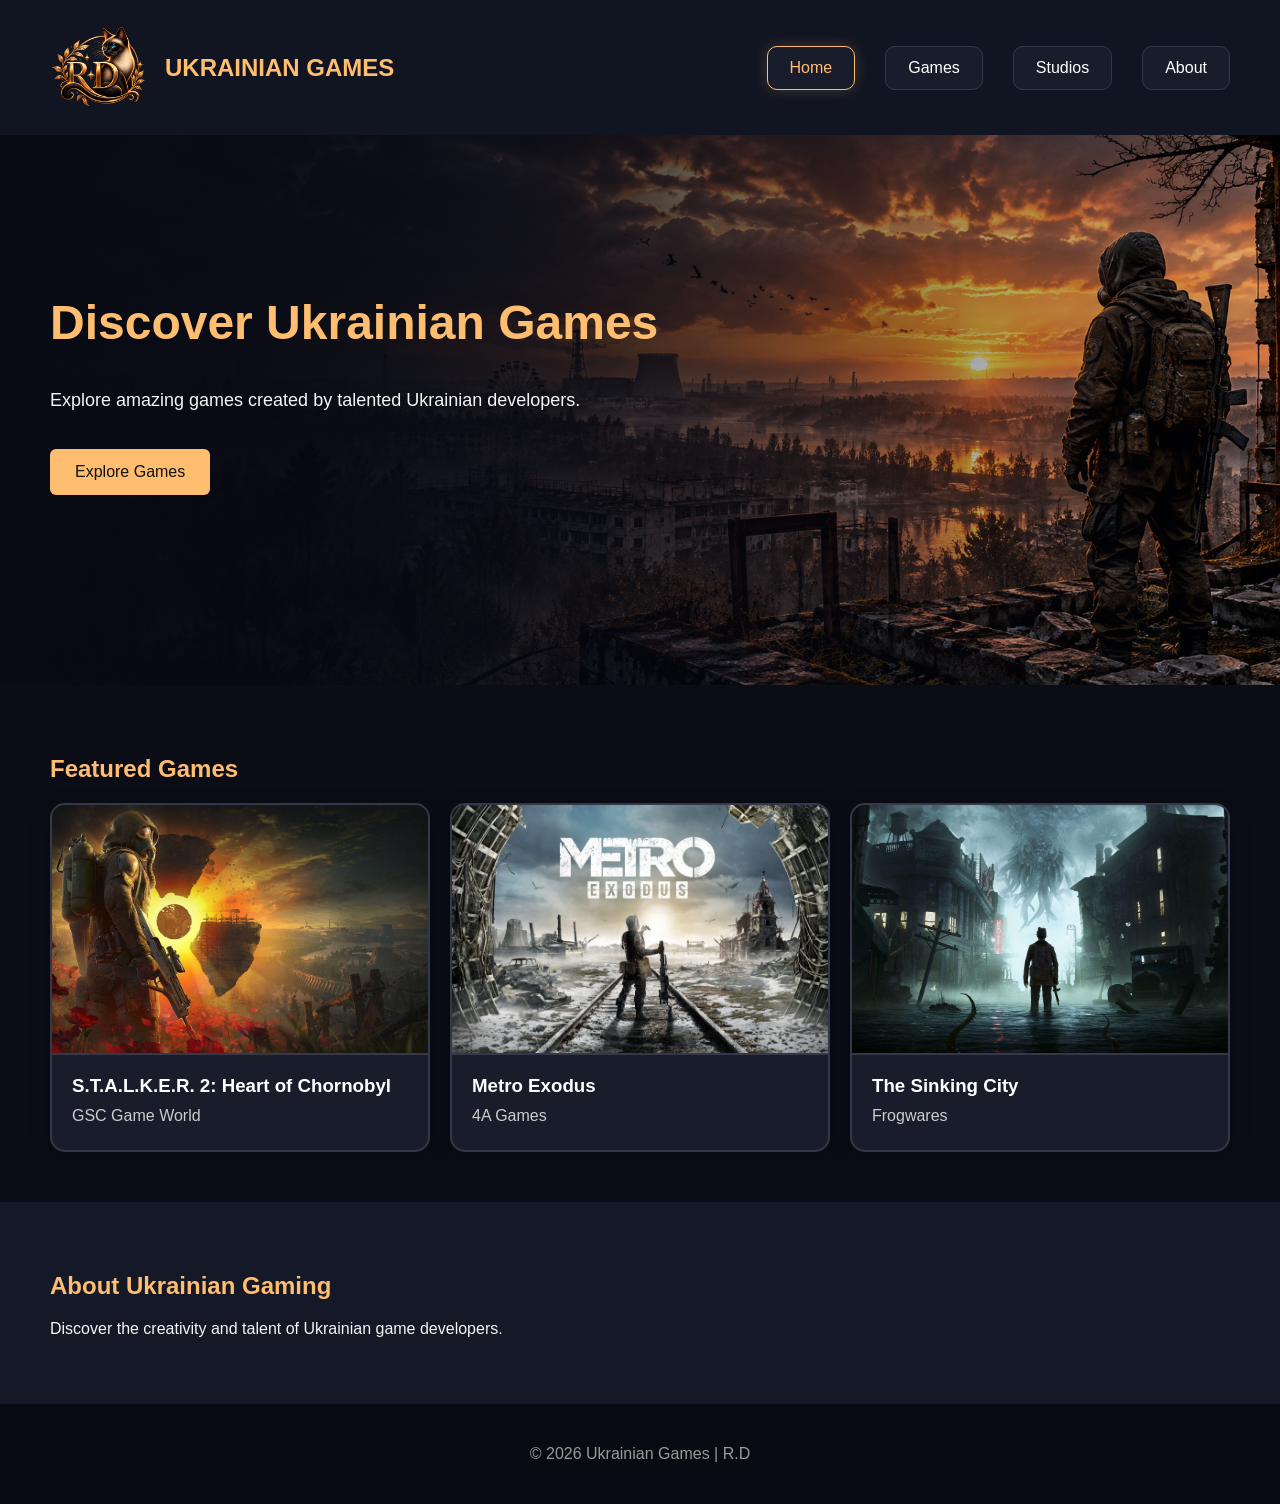
<file: Index.html>
<!DOCTYPE html>
<html lang="en">

<head>
    <meta charset="UTF-8">
    <meta name="viewport" content="width=device-width, initial-scale=1.0">
    <title>Ukrainian Games | Home</title>
    <link rel="stylesheet" href="style.css">
</head>

<body>

    <!-- Header: Logo and navigation -->
    <header>
        <div class="site-brand">
            <img src="images/Logo.png" alt="R.D Logo" class="site-logo">
            <h1>UKRAINIAN GAMES</h1>
        </div>

        <nav>
            <a href="index.html" class="active">Home</a>
            <a href="games.html">Games</a>
            <a href="studios.html">Studios</a>
            <a href="about.html">About</a>
        </nav>
    </header>

    <main>

        <!-- Main banner -->
        <section class="hero">
            <h2>Discover Ukrainian Games</h2>
            <p>
                Explore amazing games created by
                talented Ukrainian developers.
            </p>
            <a href="games.html">Explore Games</a>
        </section>

        <!-- Featured games -->
        <section class="featured">
            <h2>Featured Games</h2>

            <div class="game-container">

                <article class="game-card">
                    <img src="images/Stalker.jpg" alt="S.T.A.L.K.E.R. 2">
                    <h3>S.T.A.L.K.E.R. 2: Heart of Chornobyl</h3>
                    <p>GSC Game World</p>
                </article>

                <article class="game-card">
                    <img src="images/Metro.jpg" alt="Metro Exodus">
                    <h3>Metro Exodus</h3>
                    <p>4A Games</p>
                </article>

                <article class="game-card">
                    <img src="images/SinkingCity.jpg" alt="The Sinking City">
                    <h3>The Sinking City</h3>
                    <p>Frogwares</p>
                </article>

            </div>
        </section>

        <!-- About Ukrainian gaming -->
        <section class="about-preview">
            <h2>About Ukrainian Gaming</h2>
            <p>
                Discover the creativity and talent of
                Ukrainian game developers.
            </p>
        </section>

    </main>

    <!-- Footer -->
    <footer>
        <p>&copy; 2026 Ukrainian Games | R.D</p>
    </footer>

</body>
</html>
</file>
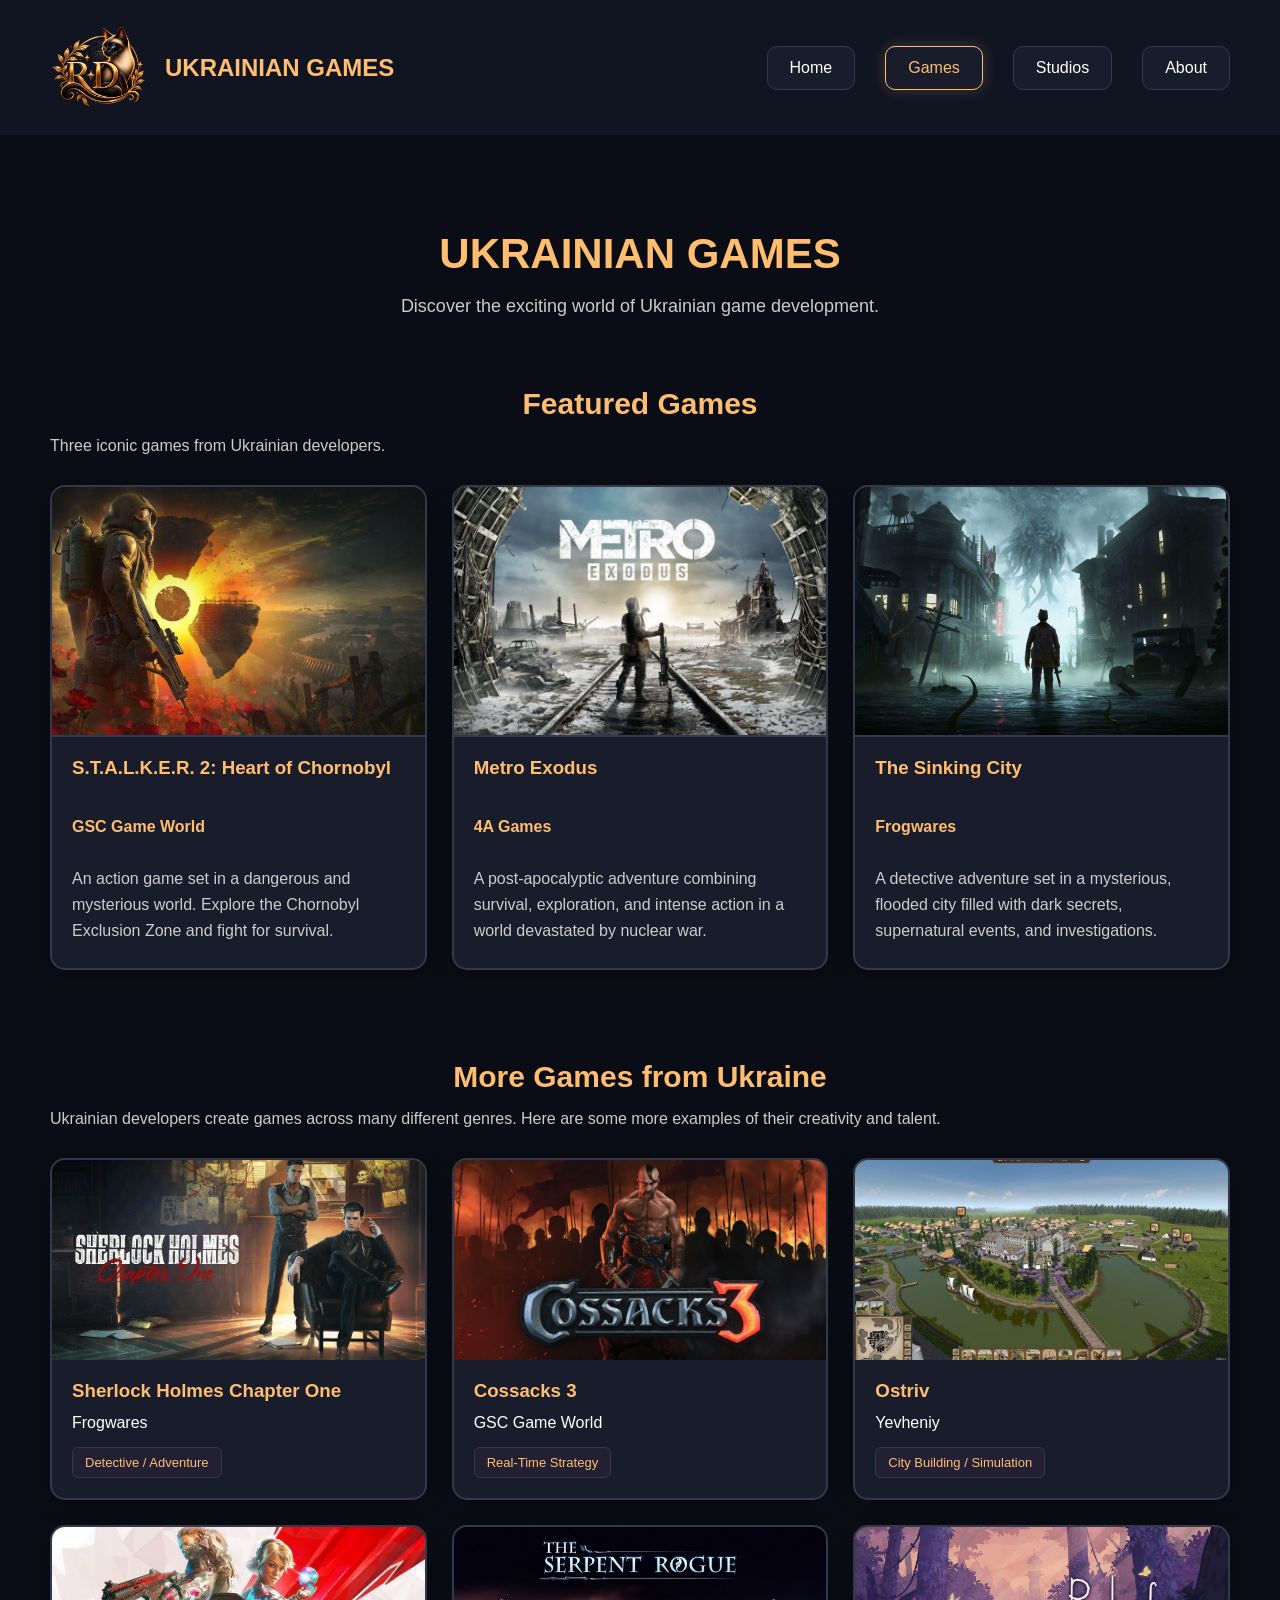
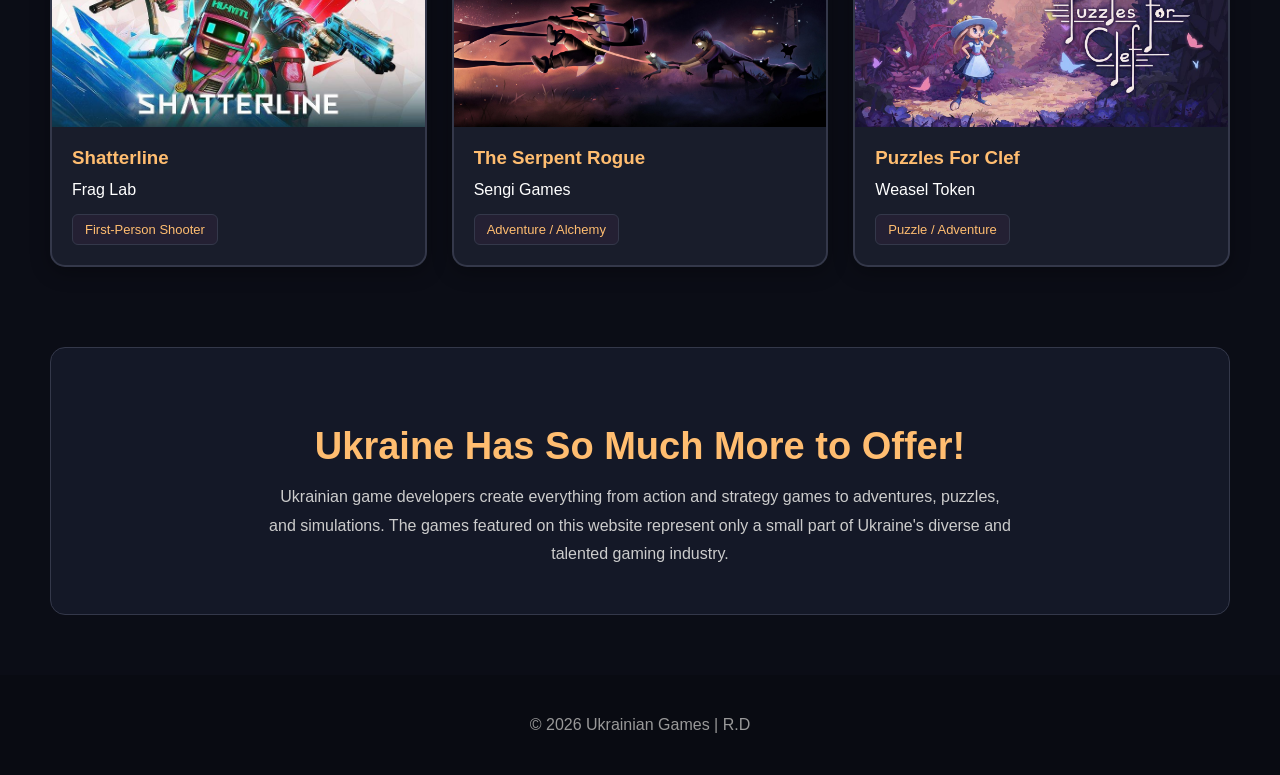
<file: games.html>
<!DOCTYPE html>
<html lang="en">

<head>
    <meta charset="UTF-8">
    <meta name="viewport" content="width=device-width, initial-scale=1.0">
    <title>Games | Ukrainian Games</title>
    <link rel="stylesheet" href="style.css">
</head>

<body>

    <!-- Header and navigation -->
    <header>
        <div class="site-brand">
            <img src="images/Logo.png" alt="R.D Logo" class="site-logo">
            <h1>UKRAINIAN GAMES</h1>
        </div>

        <nav>
            <a href="index.html">Home</a>
            <a href="games.html" class="active">Games</a>
            <a href="studios.html">Studios</a>
            <a href="about.html">About</a>
        </nav>
    </header>

    <main class="games-page">

        <!-- Page introduction -->
        <section class="games-heading">
            <h2>UKRAINIAN GAMES</h2>
            <p>
                Discover the exciting world of Ukrainian
                game development.
            </p>
        </section>

        <!-- Featured games -->
        <section class="featured-games">
            <h2>Featured Games</h2>
            <p>Three iconic games from Ukrainian developers.</p>

            <div class="game-container">

                <article class="game-card">
                    <img src="images/Stalker.jpg" alt="S.T.A.L.K.E.R. 2">
                    <h3>S.T.A.L.K.E.R. 2: Heart of Chornobyl</h3>
                    <p class="studio-name">GSC Game World</p>
                    <p>
                        An action game set in a dangerous and
                        mysterious world. Explore the Chornobyl
                        Exclusion Zone and fight for survival.
                    </p>
                </article>

                <article class="game-card">
                    <img src="images/Metro.jpg" alt="Metro Exodus">
                    <h3>Metro Exodus</h3>
                    <p class="studio-name">4A Games</p>
                    <p>
                        A post-apocalyptic adventure combining
                        survival, exploration, and intense action
                        in a world devastated by nuclear war.
                    </p>
                </article>

                <article class="game-card">
                    <img src="images/SinkingCity.jpg" alt="The Sinking City">
                    <h3>The Sinking City</h3>
                    <p class="studio-name">Frogwares</p>
                    <p>
                        A detective adventure set in a mysterious,
                        flooded city filled with dark secrets,
                        supernatural events, and investigations.
                    </p>
                </article>

            </div>
        </section>

        <!-- More Ukrainian games -->
        <section class="more-games">
            <h2>More Games from Ukraine</h2>
            <p>
                Ukrainian developers create games across many
                different genres. Here are some more examples
                of their creativity and talent.
            </p>

            <div class="more-games-grid">

                <article class="small-game-card">
                    <img src="images/Sherlock Holmes.jpg" alt="Sherlock Holmes Chapter One">
                    <div class="small-game-info">
                        <h3>Sherlock Holmes Chapter One</h3>
                        <p>Frogwares</p>
                        <span>Detective / Adventure</span>
                    </div>
                </article>

                <article class="small-game-card">
                    <img src="images/Cossacks.jpg" alt="Cossacks 3">
                    <div class="small-game-info">
                        <h3>Cossacks 3</h3>
                        <p>GSC Game World</p>
                        <span>Real-Time Strategy</span>
                    </div>
                </article>

                <article class="small-game-card">
                    <img src="images/Ostriv.jpg" alt="Ostriv">
                    <div class="small-game-info">
                        <h3>Ostriv</h3>
                        <p>Yevheniy</p>
                        <span>City Building / Simulation</span>
                    </div>
                </article>

                <article class="small-game-card">
                    <img src="images/Shatterline.jpg" alt="Shatterline">
                    <div class="small-game-info">
                        <h3>Shatterline</h3>
                        <p>Frag Lab</p>
                        <span>First-Person Shooter</span>
                    </div>
                </article>

                <article class="small-game-card">
                    <img src="images/The Serpent Rogue .jpg" alt="The Serpent Rogue">
                    <div class="small-game-info">
                        <h3>The Serpent Rogue</h3>
                        <p>Sengi Games</p>
                        <span>Adventure / Alchemy</span>
                    </div>
                </article>

                <article class="small-game-card">
                    <img src="images/Puzzles For Clef.jpg" alt="Puzzles For Clef">
                    <div class="small-game-info">
                        <h3>Puzzles For Clef</h3>
                        <p>Weasel Token</p>
                        <span>Puzzle / Adventure</span>
                    </div>
                </article>

            </div>
        </section>

        <!-- Ukrainian gaming industry -->
        <section class="games-message">
            <h2>Ukraine Has So Much More to Offer!</h2>
            <p>
                Ukrainian game developers create everything
                from action and strategy games to adventures,
                puzzles, and simulations. The games featured
                on this website represent only a small part
                of Ukraine's diverse and talented gaming industry.
            </p>
        </section>

    </main>

    <!-- Footer -->
    <footer>
        <p>&copy; 2026 Ukrainian Games | R.D</p>
    </footer>

</body>
</html>
</file>
<file: style.css>
/* General page settings */
* {
    box-sizing: border-box;
}

body {
    margin: 0;
    background-color: #0b0d16;
    color: #f5f5f5;
    font-family: Arial, sans-serif;
}

/* Header and navigation */
header {
    background-color: #111522;
    padding: 20px 50px;
    display: flex;
    justify-content: space-between;
    align-items: center;
}

header h1 {
    color: #ffbd70;
    font-size: 24px;
}

nav {
    display: flex;
    gap: 30px;
}


/* Navigation buttons */
nav a {
    display: inline-block;
    color: #ffffff;
    text-decoration: none;
    padding: 12px 22px;
    background-color: #191d2b;
    border: 1px solid #34384a;
    border-radius: 10px;

    transition: all 0.3s ease;
}

/* Hover animation */
nav a:hover {
    color: #ffbd70;
    background-color: #242033;
    border-color: #ffbd70;

    transform: translateY(-5px);
    box-shadow: 0 0 20px rgba(255, 189, 112, 0.35);
}

/* Keyboard navigation */
nav a:focus-visible {
    outline: 2px solid #ffbd70;
    outline-offset: 3px;
}


/* Main banner */
.hero {
    min-height: 550px;
    padding: 120px 50px;

    background-image:
        linear-gradient(
            90deg,
            rgba(8, 10, 20, 0.95) 0%,
            rgba(8, 10, 20, 0.65) 45%,
            rgba(8, 10, 20, 0.1) 100%
        ),
        url("images/hero-bg.png");

    background-size: cover;
    background-position: center;
    background-repeat: no-repeat;
}

.hero h2 {
    font-size: 48px;
    color: #ffbd70;
}

.hero p {
    font-size: 18px;
}

.hero a {
    display: inline-block;
    margin-top: 20px;
    padding: 14px 25px;
    background-color: #ffbd70;
    color: #111111;
    text-decoration: none;
    border-radius: 6px;
}

/* Featured games */
.featured {
    padding: 50px;
}

.featured h2 {
    color: #ffbd70;
}

.game-container {
    display: flex;
    gap: 20px;
}


.game-card {
    flex: 1;
    min-width: 0;
    background-color: #191d2b;
    border: 2px solid #34384a;
    border-radius: 15px;
    overflow: hidden;
    transition: all 0.3s ease;
    box-shadow: 0 5px 20px rgba(0, 0, 0, 0.3);
}

.game-card:hover {
    transform: translateY(-8px);
    border-color: #ffbd70;
    box-shadow: 0 0 25px rgba(255, 189, 112, 0.35);
}

.game-card img {
    display: block;
    width: 100%;
    height: 250px;
    object-fit: cover;
    border-bottom: 2px solid #34384a;
}

.game-card h3 {
    color: #ffbd70;
    margin: 20px 20px 10px;
}

.game-card p {
    color: #cccccc;
    margin: 0 20px 25px;
}


.game-card h3 {
    color: white;
}

/* About section */
.about-preview {
    padding: 50px;
    background-color: #141827;
}

.about-preview h2 {
    color: #ffbd70;
}

/* Footer */
footer {
    background-color: #090b12;
    text-align: center;
    padding: 25px;
    color: #999999;
}

/* Smaller screens */
@media (max-width: 700px) {
    header {
        flex-direction: column;
        padding: 20px;
    }

    nav {
        flex-wrap: wrap;
        justify-content: center;
        gap: 15px;
    }

    .hero {
        padding: 60px 20px;
    }

    .hero h2 {
        font-size: 34px;
    }

    .featured,
    .about-preview {
        padding: 25px 20px;
    }

    .game-container {
        flex-direction: column;
    }
}

/* Logo and website title */
.site-brand {
    display: flex;
    align-items: center;
    gap: 20px;
}

.site-logo {
    width: 95px;
    height: 95px;
    object-fit: contain;
    transition: transform 0.3s ease, filter 0.3s ease;
}

.site-logo:hover {
    transform: scale(1.08);
    filter: drop-shadow(0 0 12px rgba(255, 189, 112, 0.5));
}

.site-brand h1 {
    margin: 0;
    color: #ffbd70;
}

/* Mobile layout */
@media (max-width: 700px) {
    .site-brand {
        justify-content: center;
        gap: 10px;
    }

    .site-logo {
        width: 70px;
        height: 70px;
    }

    .site-brand h1 {
        font-size: 20px;
    }
}

/* Games page */
.games-page {
    padding: 70px 50px 100px;
    min-height: 80vh;
}

.games-page h2 {
    text-align: center;
    color: #ffbd70;
    font-size: 38px;
    margin-bottom: 15px;
}

.games-intro {
    text-align: center;
    color: #cccccc;
    font-size: 18px;
    margin-bottom: 50px;
}

.games-page .game-card {
    display: flex;
    flex-direction: column;
}

.games-page .game-card img {
    height: 260px;
    object-fit: cover;
}

.games-page .game-card .studio-name {
    color: #ffbd70;
    font-weight: bold;
    margin-bottom: 12px;
}

.games-page .game-card p:last-child {
    line-height: 1.6;
}

/* Active navigation */
nav a.active {
    color: #ffbd70;
    border-color: #ffbd70;
    box-shadow: 0 0 15px rgba(255, 189, 112, 0.2);
}

/* Mobile */
@media (max-width: 700px) {
    .games-page {
        padding: 40px 20px;
    }

    .games-page h2 {
        font-size: 28px;
    }

    .games-page .game-card img {
        height: 220px;
    }
}

/* =================================
   GAMES PAGE
================================= */

.games-page {
    padding: 60px 50px;
}

.games-heading {
    text-align: center;
    margin-bottom: 70px;
}

.games-heading h2 {
    font-size: 42px;
    color: #ffbd70;
}

.games-heading p {
    color: #cccccc;
    font-size: 18px;
}

/* Featured games */
.featured-games {
    margin-bottom: 90px;
}

.featured-games h2,
.more-games h2 {
    color: #ffbd70;
    font-size: 30px;
}

.featured-games > p,
.more-games > p {
    color: #cccccc;
    margin-bottom: 30px;
}

.games-page .game-container {
    display: grid;
    grid-template-columns: repeat(3, minmax(0, 1fr));
    gap: 25px;
}

.games-page .game-card {
    min-width: 0;
    padding: 0;
    overflow: hidden;
}

.games-page .game-card img {
    width: 100%;
    height: 250px;
    object-fit: cover;
    display: block;
}

.games-page .game-card h3 {
    color: #ffbd70;
    margin: 20px;
}

.games-page .game-card p {
    margin: 15px 20px;
    line-height: 1.6;
}

.games-page .game-card p:last-child {
    margin-bottom: 25px;
}

.games-page .studio-name {
    color: #ffbd70;
    font-weight: bold;
}

/* More games grid */
.more-games {
    margin-bottom: 80px;
}

.more-games-grid {
    display: grid;
    grid-template-columns: repeat(3, minmax(0, 1fr));
    gap: 25px;
}

.small-game-card {
    min-width: 0;
    background-color: #191d2b;
    border: 2px solid #34384a;
    border-radius: 15px;
    overflow: hidden;
    transition: all 0.3s ease;
    box-shadow: 0 5px 20px rgba(0,0,0,0.3);
}

.small-game-card:hover {
    transform: translateY(-8px);
    border-color: #ffbd70;
    box-shadow: 0 0 25px rgba(255,189,112,0.35);
}

.small-game-card img {
    display: block;
    width: 100%;
    height: 200px;
    object-fit: cover;
}

.small-game-info {
    padding: 20px;
}

.small-game-info h3 {
    color: #ffbd70;
    margin: 0 0 12px;
}

.small-game-info p {
    color: #ffffff;
    margin: 0 0 15px;
}

.small-game-info span {
    display: inline-block;
    background-color: #242033;
    color: #ffbd70;
    border: 1px solid #34384a;
    border-radius: 6px;
    padding: 7px 12px;
    font-size: 13px;
}

/* Bottom message */
.games-message {
    background-color: #141827;
    padding: 45px;
    border: 1px solid #34384a;
    border-radius: 15px;
    text-align: center;
}

.games-message h2 {
    color: #ffbd70;
}

.games-message p {
    color: #cccccc;
    line-height: 1.8;
    max-width: 750px;
    margin: 0 auto;
}

/* Active navigation */
nav a.active {
    color: #ffbd70;
    border-color: #ffbd70;
    box-shadow: 0 0 15px rgba(255,189,112,0.2);
}

/* Tablet */
@media (max-width: 1000px) {
    .games-page .game-container,
    .more-games-grid {
        grid-template-columns: repeat(2, minmax(0, 1fr));
    }
}

/* Mobile */
@media (max-width: 700px) {
    .games-page {
        padding: 35px 20px;
    }

    .games-heading h2 {
        font-size: 30px;
    }

    .games-page .game-container,
    .more-games-grid {
        grid-template-columns: 1fr;
    }

    .games-message {
        padding: 25px;
    }
}
</file>
